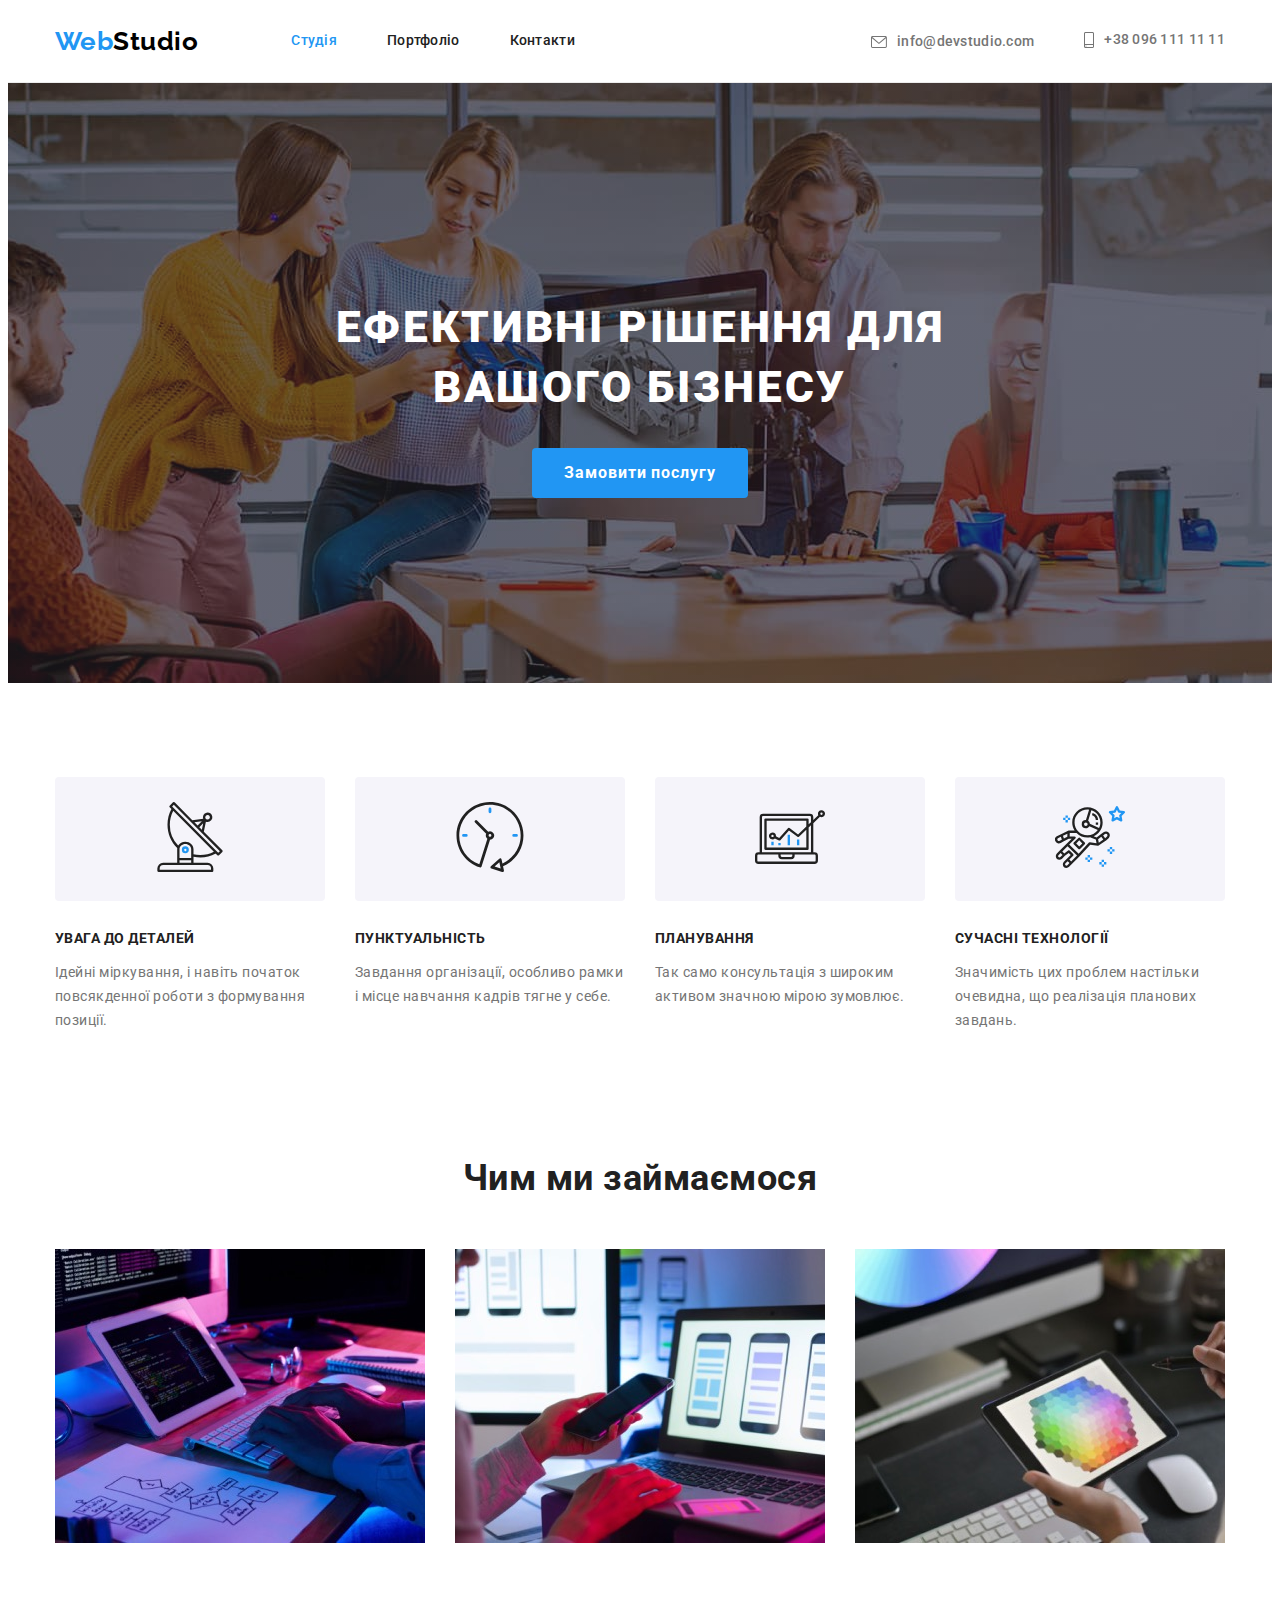
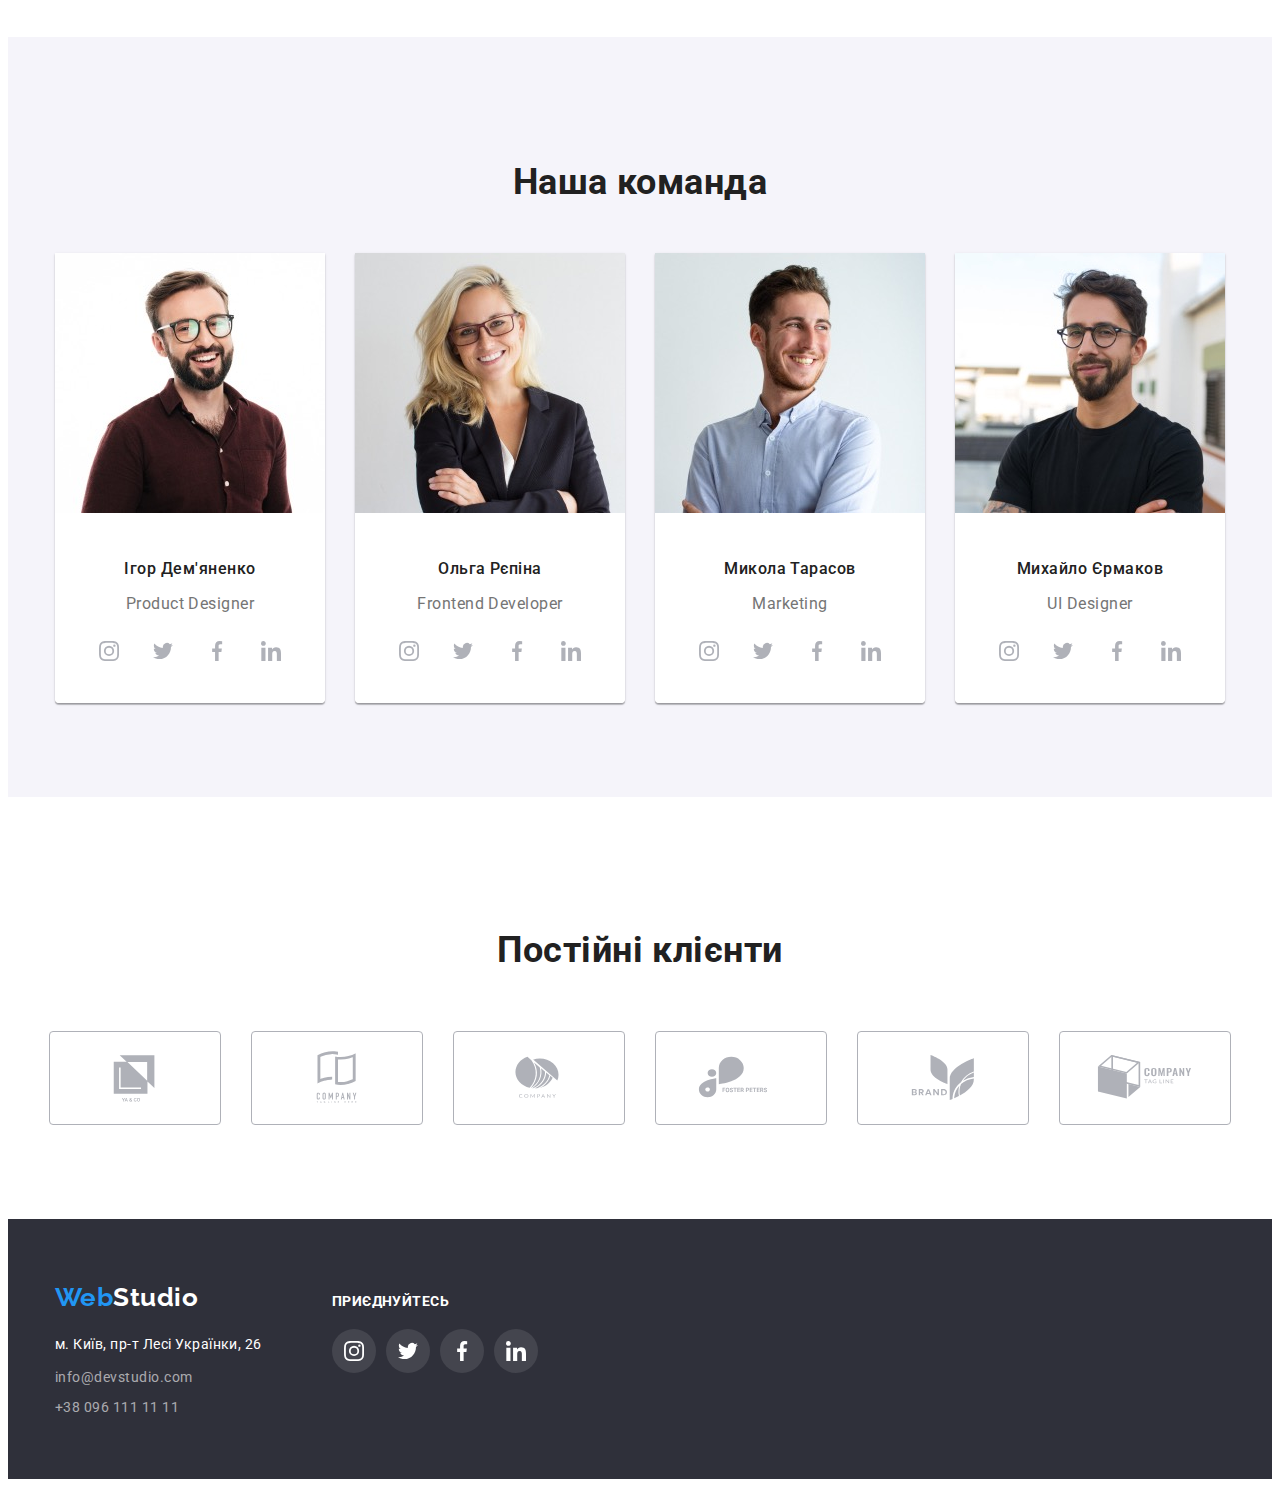
<file: index.html>
<!DOCTYPE html>
<html lang="uk">
  <head>
    <meta charset="UTF-8" />
    <meta http-equiv="X-UA-Compatible" content="IE=edge" />
    <meta name="viewport" content="width=device-width, initial-scale=1.0" />
    <link rel="preconnect" href="https://fonts.googleapis.com" />
    <link rel="preconnect" href="https://fonts.gstatic.com" crossorigin />
    <link
      href="https://fonts.googleapis.com/css2?family=Raleway:wght@700&family=Roboto:wght@400;500;700;900&display=swap"
      rel="stylesheet"
    />
    <link
      rel="stylesheet"
      href="https://cdnjs.cloudflare.com/ajax/libs/modern-normalize/1.1.0/modern-normalize.min.css"
      integrity="sha512-wpPYUAdjBVSE4KJnH1VR1HeZfpl1ub8YT/NKx4PuQ5NmX2tKuGu6U/JRp5y+Y8XG2tV+wKQpNHVUX03MfMFn9Q=="
      crossorigin="anonymous"
      referrerpolicy="no-referrer"
    />
    <link rel="stylesheet" href="./css/styles.css" />
    <title>WebStudio</title>
  </head>
  <body>
    <!--Верхня лінія-->
    <header class="header">
      <div class="container pagination">
        <nav class="pagination">
          <a href="./index.html" class="logotype-top" lang="en"
            >Web<span class="logo-first-piece">Studio</span>
          </a>
          <ul class="nav-pages list">
            <li class="item">
              <a href="./index.html" class="link current">Студія</a>
            </li>
            <li class="item">
              <a href="./portfolio.html" class="link">Портфоліо</a>
            </li>
            <li class="item"><a href="#" class="link">Контакти</a></li>
          </ul>
        </nav>
        <ul class="feedback list">
          <li class="item">
            <a class="link" href="mailto:info@devstudio.com" lang="en">
              <svg class="icon" width="16" height="12">
                <use href="./images/icons.svg#icon-envelope"></use>
              </svg>
              info@devstudio.com</a
            >
          </li>
          <li class="item">
            <a class="link" href="tel:+380961111111">
              <svg class="icon" width="10" height="16">
                <use href="./images/icons.svg#icon-smartphone"></use>
              </svg>
              +38 096 111 11 11</a
            >
          </li>
        </ul>
      </div>
    </header>
    <main>
      <!--Герой-->
      <section class="hero">
        <div class="hero-background">
          <div class="container">
            <h1 class="hero-title">Ефективні рішення для вашого бізнесу</h1>
            <button class="button-hero" type="button">Замовити послугу</button>
          </div>
        </div>
      </section>
      <!--Наші переваги-->
      <section class="features">
        <div class="container">
          <h2 class="visually-hidden">Наші переваги</h2>
          <ul class="features-list list">
            <li class="item">
              <div class="features-icon">
                <svg class="icon" width="70" height="70">
                  <use href="./images/icons.svg#icon-antenna"></use>
                </svg>
              </div>
              <h3 class="subtitle">Увага до деталей</h3>
              <p class="features-description">
                Ідейні міркування, і навіть початок повсякденної роботи з
                формування позиції.
              </p>
            </li>
            <li class="item">
              <div class="features-icon">
                <svg class="icon" width="70" height="70">
                  <use href="./images/icons.svg#icon-clock"></use>
                </svg>
              </div>
              <h3 class="subtitle">Пунктуальність</h3>
              <p class="features-description">
                Завдання організації, особливо рамки і місце навчання кадрів
                тягне у себе.
              </p>
            </li>
            <li class="item">
              <div class="features-icon">
                <svg class="icon" width="70" height="70">
                  <use href="./images/icons.svg#icon-diagram"></use>
                </svg>
              </div>
              <h3 class="subtitle">Планування</h3>
              <p class="features-description">
                Так само консультація з широким активом значною мірою зумовлює.
              </p>
            </li>
            <li class="item">
              <div class="features-icon">
                <svg class="icon" width="70" height="70">
                  <use href="./images/icons.svg#icon-astronaut"></use>
                </svg>
              </div>
              <h3 class="subtitle">Сучасні технології</h3>
              <p class="features-description">
                Значимість цих проблем настільки очевидна, що реалізація
                планових завдань.
              </p>
            </li>
          </ul>
        </div>
      </section>
      <!--Чим ми займаємося-->
      <section class="activity">
        <div class="container">
          <h2 class="title">Чим ми займаємося</h2>
          <ul class="activity-list list">
            <li class="item">
              <img
                src="./images/box-1.jpg"
                alt="Руки на клавіатурі навпроти планшета"
                width="370"
                height="294"
              />
            </li>
            <li class="item">
              <img
                src="./images/box-2.jpg"
                alt="Людина навпроти комп'ютера тримає мобільний телефон"
                width="370"
                height="294"
              />
            </li>
            <li class="item">
              <img
                src="./images/box-3.jpg"
                alt="Цвітова палітра на екрані планшета"
                width="370"
                height="294"
              />
            </li>
          </ul>
        </div>
      </section>
      <!--Наша команда-->
      <section class="team">
        <div class="container">
          <h2 class="title">Наша команда</h2>
          <ul class="team-list list">
            <li class="item">
              <div class="team-member">
                <img
                  src="./images/img.jpg"
                  alt="Чоловік, який посміхається, у темній сорочці та окулярах"
                  width="270"
                  height="260"
                />
                <div class="team-member-descr">
                  <h3 class="subtitle">Ігор Дем'яненко</h3>
                  <p lang="en" class="team-description">Product designer</p>
                  <ul class="team-social-links-list list">
                    <li>
                      <a class="social-link" href="#">
                        <svg class="icon" width="20" height="20">
                          <use href="./images/icons.svg#icon-instagram"></use>
                        </svg>
                      </a>
                    </li>
                    <li>
                      <a class="social-link" href="#">
                        <svg class="icon" width="20" height="20">
                          <use href="./images/icons.svg#icon-twitter"></use>
                        </svg>
                      </a>
                    </li>
                    <li>
                      <a class="social-link" href="#">
                        <svg class="icon" width="20" height="20">
                          <use href="./images/icons.svg#icon-facebook"></use>
                        </svg>
                      </a>
                    </li>
                    <li>
                      <a class="social-link" href="#">
                        <svg class="icon" width="20" height="20">
                          <use href="./images/icons.svg#icon-linkedin"></use>
                        </svg>
                      </a>
                    </li>
                  </ul>
                </div>
              </div>
            </li>
            <li class="item">
              <div class="team-member">
                <img
                  src="./images/img-2.jpg"
                  alt="Білявка, яка посміхається, у темному піджаку та окулярах"
                  width="270"
                  height="260"
                />
                <div class="team-member-descr">
                  <h3 class="subtitle">Ольга Рєпіна</h3>
                  <p lang="en" class="team-description">Frontend developer</p>
                  <ul class="team-social-links-list list">
                    <li>
                      <a class="social-link" href="#">
                        <svg class="icon" width="20" height="20">
                          <use href="./images/icons.svg#icon-instagram"></use>
                        </svg>
                      </a>
                    </li>
                    <li>
                      <a class="social-link" href="#">
                        <svg class="icon" width="20" height="20">
                          <use href="./images/icons.svg#icon-twitter"></use>
                        </svg>
                      </a>
                    </li>
                    <li>
                      <a class="social-link" href="#">
                        <svg class="icon" width="20" height="20">
                          <use href="./images/icons.svg#icon-facebook"></use>
                        </svg>
                      </a>
                    </li>
                    <li>
                      <a class="social-link" href="#">
                        <svg class="icon" width="20" height="20">
                          <use href="./images/icons.svg#icon-linkedin"></use>
                        </svg>
                      </a>
                    </li>
                  </ul>
                </div>
              </div>
            </li>
            <li class="item">
              <div class="team-member">
                <img
                  src="./images/img-3.jpg"
                  alt="Чоловік, який посміхається, у світлій сорочці дивиться вбок"
                  width="270"
                  height="260"
                />
                <div class="team-member-descr">
                  <h3 class="subtitle">Микола Тарасов</h3>
                  <p lang="en" class="team-description">Marketing</p>
                  <ul class="team-social-links-list list">
                    <li>
                      <a class="social-link" href="#">
                        <svg class="icon" width="20" height="20">
                          <use href="./images/icons.svg#icon-instagram"></use>
                        </svg>
                      </a>
                    </li>
                    <li>
                      <a class="social-link" href="#">
                        <svg class="icon" width="20" height="20">
                          <use href="./images/icons.svg#icon-twitter"></use>
                        </svg>
                      </a>
                    </li>
                    <li>
                      <a class="social-link" href="#">
                        <svg class="icon" width="20" height="20">
                          <use href="./images/icons.svg#icon-facebook"></use>
                        </svg>
                      </a>
                    </li>
                    <li>
                      <a class="social-link" href="#">
                        <svg class="icon" width="20" height="20">
                          <use href="./images/icons.svg#icon-linkedin"></use>
                        </svg>
                      </a>
                    </li>
                  </ul>
                </div>
              </div>
            </li>
            <li class="item">
              <div class="team-member">
                <img
                  src="./images/img-4.jpg"
                  alt="Чоловік у темній футболці дивиться у камеру"
                  width="270"
                  height="260"
                />
                <div class="team-member-descr">
                  <h3 class="subtitle">Михайло Єрмаков</h3>
                  <p lang="en" class="team-description">UI designer</p>
                  <ul class="team-social-links-list list">
                    <li>
                      <a class="social-link" href="#">
                        <svg class="icon" width="20" height="20">
                          <use href="./images/icons.svg#icon-instagram"></use>
                        </svg>
                      </a>
                    </li>
                    <li>
                      <a class="social-link" href="#">
                        <svg class="icon" width="20" height="20">
                          <use href="./images/icons.svg#icon-twitter"></use>
                        </svg>
                      </a>
                    </li>
                    <li>
                      <a class="social-link" href="#">
                        <svg class="icon" width="20" height="20">
                          <use href="./images/icons.svg#icon-facebook"></use>
                        </svg>
                      </a>
                    </li>
                    <li>
                      <a class="social-link" href="#">
                        <svg class="icon" width="20" height="20">
                          <use href="./images/icons.svg#icon-linkedin"></use>
                        </svg>
                      </a>
                    </li>
                  </ul>
                </div>
              </div>
            </li>
          </ul>
        </div>
      </section>
      <!--Постійні клієнти-->
      <section class="clients">
        <div class="container">
          <h2 class="clients-title">Постійні клієнти</h2>
          <ul class="clients-list list">
            <li class="clients-logo">
              <a href="#" class="client-logo-link">
                <svg class="icon" width="106" height="60">
                  <use href="./images/icons.svg#icon-client-1"></use>
                </svg>
              </a>
            </li>
            <li class="clients-logo">
              <a href="#" class="client-logo-link">
                <svg class="icon" width="106" height="60">
                  <use href="./images/icons.svg#icon-client-2"></use>
                </svg>
              </a>
            </li>
            <li class="clients-logo">
              <a href="#" class="client-logo-link">
                <svg class="icon" width="106" height="60">
                  <use href="./images/icons.svg#icon-client-3"></use>
                </svg>
              </a>
            </li>
            <li class="clients-logo">
              <a href="#" class="client-logo-link">
                <svg class="icon" width="106" height="60">
                  <use href="./images/icons.svg#icon-client-4"></use>
                </svg>
              </a>
            </li>
            <li class="clients-logo">
              <a href="#" class="client-logo-link">
                <svg class="icon" width="106" height="60">
                  <use href="./images/icons.svg#icon-client-5"></use>
                </svg>
              </a>
            </li>
            <li class="clients-logo">
              <a href="#" class="client-logo-link">
                <svg class="icon" width="106" height="60">
                  <use href="./images/icons.svg#icon-client-6"></use>
                </svg>
              </a>
            </li>
          </ul>
        </div>
      </section>
    </main>
    <!--Підвал-->
    <footer class="cellar">
      <div class="container footer-information">
        <div class="address-group">
          <a href="./index.html" class="logotype-bottom"
            >Web<span class="logo-second-piece">Studio</span>
          </a>
          <address class="address">
            <ul class="connection list">
              <li>
                <a
                  href="https://goo.gl/maps/ToiSX3L1xAdF7Vyq6"
                  target="_blank"
                  rel="noopener noreferrer nofollow"
                  class="map"
                  >м. Київ, пр-т Лесі Українки, 26</a
                >
              </li>
              <li>
                <a href="mailto:info@devstudio.com" class="mail"
                  >info@devstudio.com</a
                >
              </li>
              <li>
                <a href="tel:+380961111111" class="phone">+38 096 111 11 11</a>
              </li>
            </ul>
          </address>
        </div>
        <div class="socials">
          <h3 class="socials-title">Приєднуйтесь</h3>
          <ul class="socials-list list">
            <li class="item">
              <a class="social-networks" href="#">
                <svg class="icon" width="20" height="20">
                  <use href="./images/icons.svg#icon-instagram"></use>
                </svg>
              </a>
            </li>
            <li class="item">
              <a class="social-networks" href="#">
                <svg class="icon" width="20" height="20">
                  <use href="./images/icons.svg#icon-twitter"></use>
                </svg>
              </a>
            </li>
            <li class="item">
              <a class="social-networks" href="#">
                <svg class="icon" width="20" height="20">
                  <use href="./images/icons.svg#icon-facebook"></use>
                </svg>
              </a>
            </li>
            <li class="item">
              <a class="social-networks" href="#">
                <svg class="icon" width="20" height="20">
                  <use href="./images/icons.svg#icon-linkedin"></use>
                </svg>
              </a>
            </li>
          </ul>
        </div>
      </div>
    </footer>
  </body>
</html>
</file>
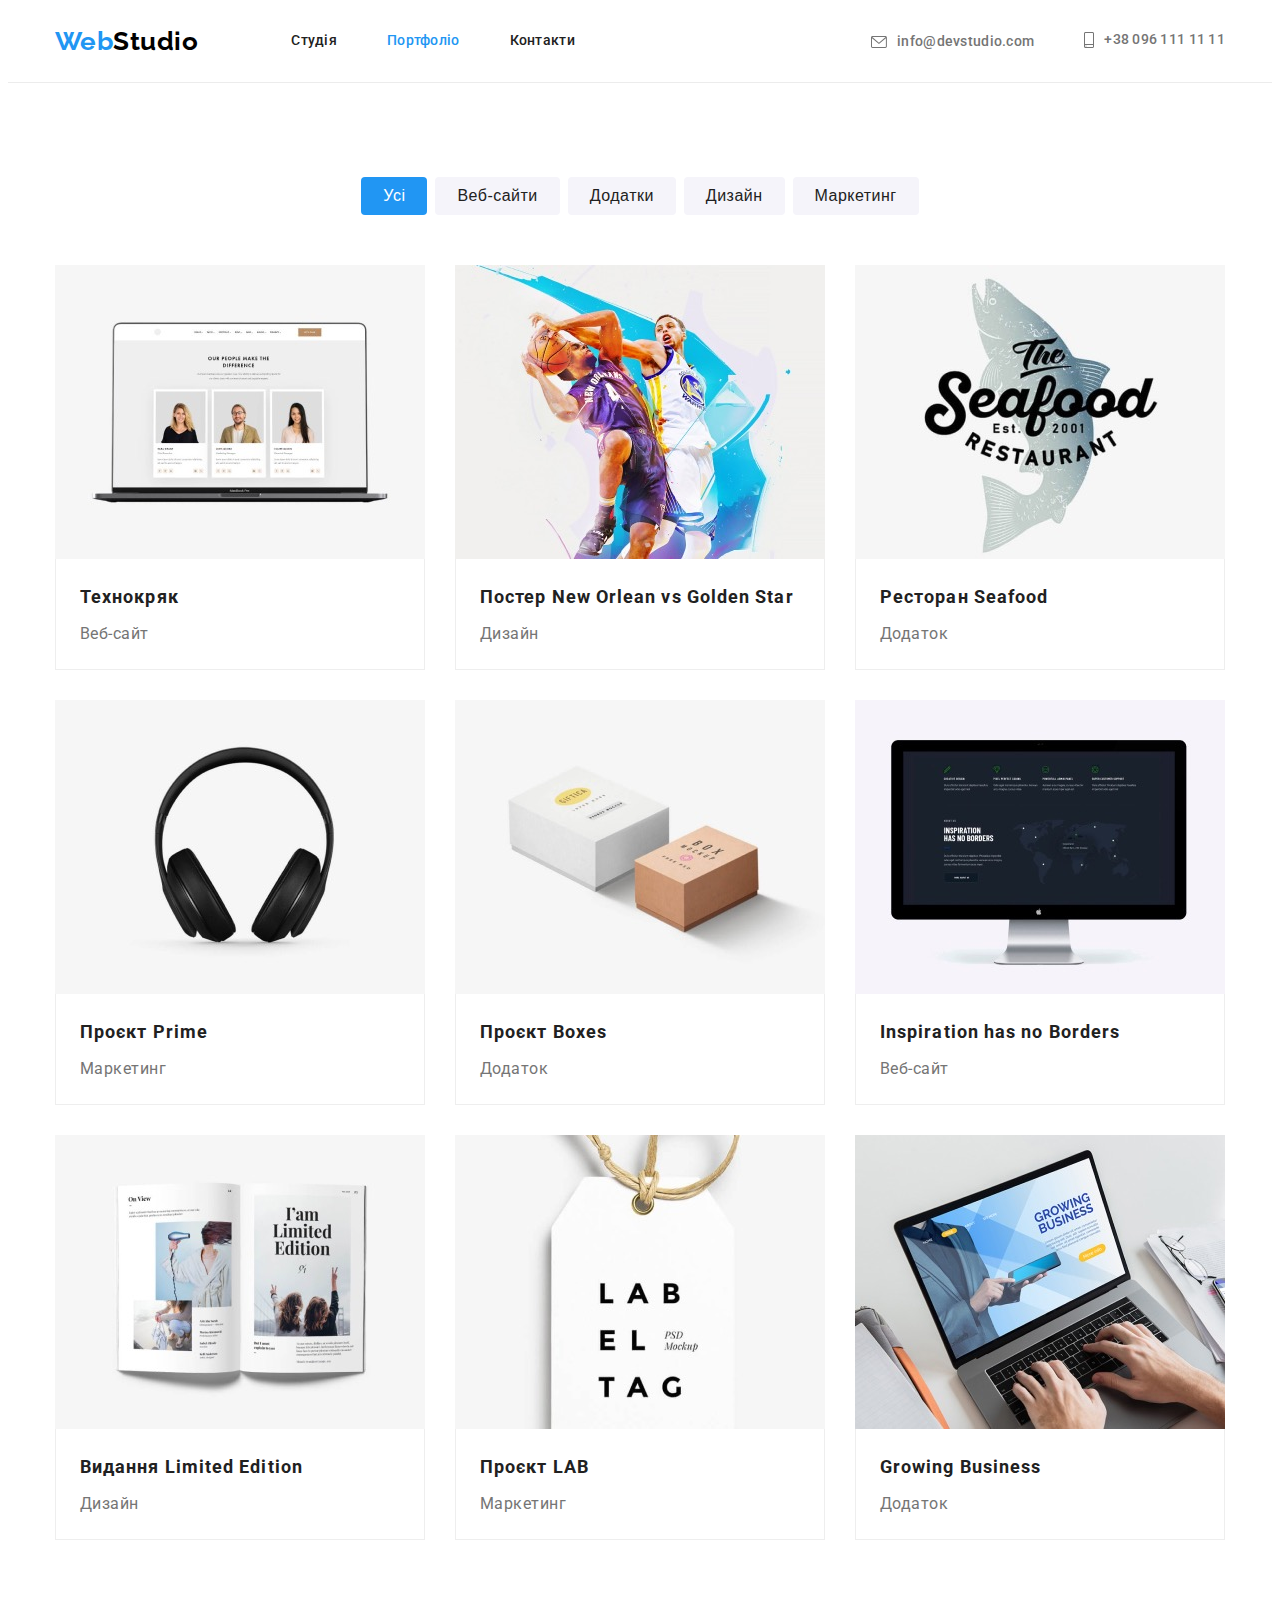
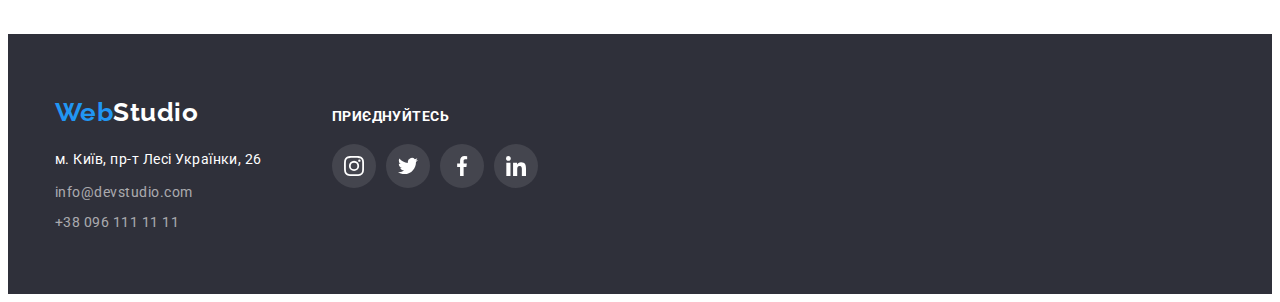
<file: portfolio.html>
<!DOCTYPE html>
<html lang="uk">
  <head>
    <meta charset="UTF-8" />
    <meta http-equiv="X-UA-Compatible" content="IE=edge" />
    <meta name="viewport" content="width=device-width, initial-scale=1.0" />
    <link rel="preconnect" href="https://fonts.googleapis.com" />
    <link rel="preconnect" href="https://fonts.gstatic.com" crossorigin />
    <link
      href="https://fonts.googleapis.com/css2?family=Raleway:wght@700&family=Roboto:wght@400;500;700;900&display=swap"
      rel="stylesheet"
    />
    <link
      rel="stylesheet"
      href="https://cdnjs.cloudflare.com/ajax/libs/modern-normalize/1.1.0/modern-normalize.min.css"
      integrity="sha512-wpPYUAdjBVSE4KJnH1VR1HeZfpl1ub8YT/NKx4PuQ5NmX2tKuGu6U/JRp5y+Y8XG2tV+wKQpNHVUX03MfMFn9Q=="
      crossorigin="anonymous"
      referrerpolicy="no-referrer"
    />
    <link rel="stylesheet" href="./css/styles.css" />
    <title>Portfolio</title>
  </head>
  <body>
    <!--Верхня лінія-->
    <header class="header">
      <div class="container pagination">
        <nav class="pagination">
          <a href="./index.html" class="logotype-top" lang="en"
            >Web<span class="logo-first-piece">Studio</span>
          </a>
          <ul class="nav-pages list">
            <li class="item">
              <a href="./index.html" class="link">Студія</a>
            </li>
            <li class="item">
              <a href="./portfolio.html" class="link current">Портфоліо</a>
            </li>
            <li class="item"><a href="#" class="link">Контакти</a></li>
          </ul>
        </nav>
        <ul class="feedback list">
          <li class="item">
            <a class="link" href="mailto:info@devstudio.com" lang="en">
              <svg class="icon" width="16" height="12">
                <use href="./images/icons.svg#icon-envelope"></use>
              </svg>
              info@devstudio.com</a
            >
          </li>
          <li class="item">
            <a class="link" href="tel:+380961111111">
              <svg class="icon" width="10" height="16">
                <use href="./images/icons.svg#icon-smartphone"></use>
              </svg>
              +38 096 111 11 11</a
            >
          </li>
        </ul>
      </div>
    </header>
    <!-- Основний вміст -->
    <main>
      <section class="projects">
        <div class="container">
          <h1 class="visually-hidden">Наші проєкти</h1>
          <ul class="filters-list list">
            <li class="item">
              <button class="button-filter current-btn" type="button">
                Усі
              </button>
            </li>
            <li class="item">
              <button class="button-filter" type="button">Веб-сайти</button>
            </li>
            <li class="item">
              <button class="button-filter" type="button">Додатки</button>
            </li>
            <li class="item">
              <button class="button-filter" type="button">Дизайн</button>
            </li>
            <li class="item">
              <button class="button-filter" type="button">Маркетинг</button>
            </li>
          </ul>
          <ul class="projects-list list">
            <li class="projects-box">
              <a class="project-link" href="#"
                ><img
                  src="./images/img-10.jpg"
                  alt="Сторінка сайту на екрані комп'ютера"
                  width="370"
                  height="294"
                />
                <div class="project-descr">
                  <h2 class="subtitle">Технокряк</h2>
                  <p class="description">Веб-сайт</p>
                </div>
              </a>
            </li>
            <li class="projects-box">
              <a class="project-link" href="#"
                ><img
                  src="./images/img-11.jpg"
                  alt="Боротьба двох баскетболистів за м'яч"
                  width="370"
                  height="294"
                />
                <div class="project-descr">
                  <h2 class="subtitle">
                    Постер
                    <span lang="en"
                      >New orlean
                      <span class="lowercase-letter">vs</span> golden star</span
                    >
                  </h2>
                  <p class="description">Дизайн</p>
                </div></a
              >
            </li>
            <li class="projects-box">
              <a class="project-link" href="#"
                ><img
                  src="./images/img-12.jpg"
                  alt="Емблема ресторану"
                  width="370"
                  height="294"
                />
                <div class="project-descr">
                  <h2 class="subtitle">
                    Ресторан
                    <span lang="en">seafood</span>
                  </h2>
                  <p class="description">Додаток</p>
                </div></a
              >
            </li>
            <li class="projects-box">
              <a class="project-link" href="#"
                ><img
                  src="./images/img-13.jpg"
                  alt="Чорні бездротові навушники"
                  width="370"
                  height="294"
                />
                <div class="project-descr">
                  <h2 class="subtitle">
                    Проєкт
                    <span lang="en">prime</span>
                  </h2>
                  <p class="description">Маркетинг</p>
                </div>
              </a>
            </li>
            <li class="projects-box">
              <a class="project-link" href="#"
                ><img
                  src="./images/img-14.jpg"
                  alt="Дві невеликі коробки"
                  width="370"
                  height="294"
                />
                <div class="project-descr">
                  <h2 class="subtitle">
                    Проєкт
                    <span lang="en">boxes</span>
                  </h2>
                  <p class="description">Додаток</p>
                </div></a
              >
            </li>
            <li class="projects-box">
              <a class="project-link" href="#"
                ><img
                  src="./images/img-15.jpg"
                  alt="Екран комп'ютера із сайтом компанії"
                  width="370"
                  height="294"
                />
                <div class="project-descr">
                  <h2 class="subtitle" lang="en">
                    Inspiration
                    <span class="lowercase-letter">has no</span> borders
                  </h2>
                  <p class="description">Веб-сайт</p>
                </div></a
              >
            </li>
            <li class="projects-box">
              <a class="project-link" href="#"
                ><img
                  src="./images/img-16.jpg"
                  alt="Розворот журналу"
                  width="370"
                  height="294"
                />
                <div class="project-descr">
                  <h2 class="subtitle">
                    Видання
                    <span lang="en">Limited edition</span>
                  </h2>
                  <p class="description">Дизайн</p>
                </div></a
              >
            </li>
            <li class="projects-box">
              <a class="project-link" href="#"
                ><img
                  src="./images/img-17.jpg"
                  alt="Бірка із назвою проекту"
                  width="370"
                  height="294"
                />
                <div class="project-descr">
                  <h2 class="subtitle">Проєкт <span lang="en">LAB</span></h2>
                  <p class="description">Маркетинг</p>
                </div></a
              >
            </li>
            <li class="projects-box">
              <a class="project-link" href="#"
                ><img
                  src="./images/img-18.jpg"
                  alt="Руки на клавіатурі комп'ютера"
                  width="370"
                  height="294"
                />
                <div class="project-descr">
                  <h2 class="subtitle" lang="en">Growing business</h2>
                  <p class="description">Додаток</p>
                </div></a
              >
            </li>
          </ul>
        </div>
      </section>
    </main>
    <!--Підвал-->
    <footer class="cellar">
      <div class="container footer-information">
        <div class="address-group">
          <a href="./index.html" class="logotype-bottom"
            >Web<span class="logo-second-piece">Studio</span>
          </a>
          <address class="address">
            <ul class="connection list">
              <li>
                <a
                  href="https://goo.gl/maps/ToiSX3L1xAdF7Vyq6"
                  target="_blank"
                  rel="noopener noreferrer nofollow"
                  class="map"
                  >м. Київ, пр-т Лесі Українки, 26</a
                >
              </li>
              <li>
                <a href="mailto:info@devstudio.com" class="mail"
                  >info@devstudio.com</a
                >
              </li>
              <li>
                <a href="tel:+380961111111" class="phone">+38 096 111 11 11</a>
              </li>
            </ul>
          </address>
        </div>
        <div class="socials">
          <h3 class="socials-title">Приєднуйтесь</h3>
          <ul class="socials-list list">
            <li class="item">
              <a class="social-networks" href="#">
                <svg class="icon" width="20" height="20">
                  <use href="./images/icons.svg#icon-instagram"></use>
                </svg>
              </a>
            </li>
            <li class="item">
              <a class="social-networks" href="#">
                <svg class="icon" width="20" height="20">
                  <use href="./images/icons.svg#icon-twitter"></use>
                </svg>
              </a>
            </li>
            <li class="item">
              <a class="social-networks" href="#">
                <svg class="icon" width="20" height="20">
                  <use href="./images/icons.svg#icon-facebook"></use>
                </svg>
              </a>
            </li>
            <li class="item">
              <a class="social-networks" href="#">
                <svg class="icon" width="20" height="20">
                  <use href="./images/icons.svg#icon-linkedin"></use>
                </svg>
              </a>
            </li>
          </ul>
        </div>
      </div>
    </footer>
  </body>
</html>
</file>
<file: css/styles.css>
:root {
    --accent-colour: #2196f3;
    --accent-colour-button-hover: #188ce8;
    --bgc-primary: #ffffff;
    --bgc-secondary: #2f303a;
    --bgc-tertiary: #f5f4fa;
    --bgc-footer-network: rgba(255, 255, 255, 0.1);
    --border-colour-header: #ececec;
    --border-colour-block: #eeeeee;
    --colour-hero-gradient: rgba(47, 48, 58, 0.4);
    --colour-item: #AFB1B8;
    --text-colour-primary: #212121;
    --text-colour-secondary: #757575;
    --text-colour-contacts-footer: rgba(255, 255, 255, 0.6);
    --text-colour-logo: #000000;
    --white-colour: #ffffff;
 }

*, *::before, *::after {
    box-sizing: inherit;
}

body {
    font-family: 'Roboto', sans-serif;
    letter-spacing: 0.03em;

    margin-top: 0;

    background-color: var(--bgc-primary);
    color: var(--text-colour-primary);
}

/* Utilities */

.lowercase-letter {
    text-transform: lowercase;
}

.list {
    padding: 0;
    margin: 0;
    list-style: none;
}

img {
    display: block;
    max-width: 100%;
    height: auto;   
} 

.container {
    margin-left: auto;
    margin-right: auto;
    padding-left: 15px;
    padding-right: 15px;
    width: 1170px;
}

/* header styles */

.header {
    border-bottom: 1px solid var(--border-colour-header);
}

.pagination {
    display: flex;
    align-items: center;
    justify-content: space-between;
}

.logotype-top {
    font-family: 'Raleway', sans-serif;
    font-weight: 700;
    font-size: 26px;
    line-height: 1.19;
    text-decoration: none;

    color: var(--accent-colour);
}

.logo-first-piece {
    font-family: 'Raleway', sans-serif;
    font-weight: 700;
    font-size: 26px;
    line-height: 1.19;

    color: var(--text-colour-logo);
}

.nav-pages {
    display: flex;
    margin-left: 93px;
}

.nav-pages .item + .item {
    margin-left: 50px;
}

.link {
    display: block;
    font-weight: 500;
    font-size: 14px;
    line-height: 1.14;
    letter-spacing: 0.02em;
    text-decoration: none;

    color: inherit;

    padding-top: 32px;
    padding-bottom: 32px;
}

.current {
    font-weight: 500;
    font-size: 14px;
    line-height: 1.14;
    letter-spacing: 0.02em;
    text-decoration: none;

    color: var(--accent-colour);
}

.feedback {
    display: flex;
    align-items: baseline;
    gap: 50px;
}

.feedback .link {
    display: flex;
    align-items: center;
    color: var(--text-colour-secondary);
    fill: currentColor;
}

.feedback .icon {
    margin-right: 10px;
}

/* Webstudio styles */
/* hero styles */

.hero {
    text-align: center;
}

.hero-background {
    display: flex;
    align-items: center;
    max-width: 1600px;
    min-height: 600px;
    margin-left: auto;
    margin-right: auto;

    background-image: linear-gradient(to right, var(--colour-hero-gradient), var(--colour-hero-gradient)), url('../images/meeting-bgd.jpg');
    background-position: center;
}

.hero-title {
    width: 696px;
    margin-bottom: 30px;
    margin-left: auto;
    margin-right: auto;

    font-weight: 900;
    font-size: 44px;
    line-height: 1.36;
    letter-spacing: 0.06em;
    text-transform: uppercase;

    color: var(--white-colour);
}

.button-hero {
    display: inline-block;
    padding: 10px 32px;

    font-family: inherit;
    font-weight: 700;
    font-size: 16px;
    line-height: 1.87;
    letter-spacing: 0.06em;
    text-align: center;

    background-color: var(--accent-colour);
    color: var(--white-colour);

    cursor: pointer;
    border-radius: 4px;
    border: none;
}

.button-hero:hover,
.button-hero:focus {
    background: var(--accent-colour-button-hover);
    box-shadow: 0px 4px 4px rgba(0, 0, 0, 0.15);
    border-radius: 4px;
}

/* Features styles */

.features {
    padding-top: 94px;
}

.features-list {
    display: flex;
}

.features-list .item + .item {
    margin-left: 30px;
}

.features-list .item {
    width: 270px;
}

.features-icon {
    padding: 25px 100px;
    margin-bottom: 30px;

    background-color: var(--bgc-tertiary);
    border-radius: 4px; 
}

.features .subtitle {
    font-size: 14px;
    line-height: 1.14;
    text-transform: uppercase;

    margin-bottom: 10px;
}

.features-description {
    font-size: 14px;
    line-height: 1.71;

    color: var(--text-colour-secondary);

    margin-bottom: 0;
}

/* Activity styles */

.activity {
    padding: 94px 0;
}

.activity .title {
    font-size: 36px;
    line-height: 1.17;
    text-align: center;

    margin-bottom: 50px;
}

.activity-list {
    display: flex;
    flex-wrap: wrap;
    gap: 30px;
}

/* Team styles */

.team {
    background-color: var(--bgc-tertiary);

    padding: 94px 0;
}

.team .title {
    margin-bottom: 50px;

    font-size: 36px;
    line-height: 1.17;   
    text-align: center;
}

.team-list {
    display: flex;
    gap: 30px;
}

.team-member {
    box-shadow: 0px 1px 3px rgba(0, 0, 0, 0.12), 0px 1px 1px rgba(0, 0, 0, 0.14), 0px 2px 1px rgba(0, 0, 0, 0.2);
    border-radius: 0px 0px 4px 4px;
}

.team-member-descr {
    background-color: var(--bgc-primary);

    border-radius: 0px 0px 4px 4px;
    
    padding-top: 30px;
    padding-bottom: 30px;
}

.team .subtitle {
    font-weight: 500;
    font-size: 16px;
    line-height: 1.19;
    text-align: center;

    margin-bottom: 10px;
}

.team-description {
    font-size: 16px;
    line-height: 1.19;
    text-transform: capitalize;
    text-align: center;

    color: var(--text-colour-secondary);

    margin-bottom: 16px;
}

.team-social-links-list {
    display: flex;
    justify-content: center;
    gap: 10px;
}

.social-link {
    display: flex;
    justify-content: center;
    align-items: center;
    width: 44px;
    height: 44px;
    background-color: var(--bgc-primary);
    fill: var(--colour-item);
    border-radius: 50%;
}

.social-link:hover,
.social-link:focus {
    background-color: var(--accent-colour);
    fill: var(--white-colour);
}

.social-link .icon:hover {
    fill: var(--white-colour);
}

/* Clients styles */

.clients {
    padding: 94px 0;
}

.clients-title {
    font-weight: 700;
    font-size: 36px;
    line-height: 1.666;
    text-align: center;

    margin-bottom: 50px;
}

.clients-list {
    display: flex;
    justify-content: center;
    gap: 30px;
}

.client-logo-link {
    display: flex;
    justify-content: center;
    align-items: center;
    width: 170px;
    height: 92px;

    border: 1px solid var(--colour-item);
    border-radius: 4px;
    fill: var(--colour-item);
}

.client-logo-link:hover,
.client-logo-link:focus {
    border: 1px solid var(--accent-colour);
    fill: var(--accent-colour);
}

/* Footer styles */

.cellar {
    background-color: var(--bgc-secondary);
    padding-top: 60px;
    padding-bottom: 60px;
}

/* Footer address-group styles */

.footer-information {
    display: flex;
    flex-wrap: wrap;
    align-items: baseline;
}

.address-group {
    margin-right: 70px;
}

.logotype-bottom {
    display: inline-block;
    margin-bottom: 20px;

    font-family: 'Raleway', serif;
    font-weight: 700;
    font-size: 26px;
    line-height: 1.19;
    text-decoration: none;

    color: var(--accent-colour);
}

.logo-second-piece {
    font-family: 'Raleway', sans-serif;
    font-weight: 700;
    font-size: 26px;
    line-height: 1.19;

    color: var(--white-colour);
}

.address {
    font-style: normal;
}

.map {
    display: inline-block;
    margin-bottom: 9px;

    font-size: 14px;
    line-height: 1.714;
    text-decoration: none;

    color: var(--white-colour);
}
.mail {
    display: inline-block;
    margin-bottom: 6px;

    font-size: 14px;
    line-height: 1.714;
    text-decoration: none;

    color: var(--text-colour-contacts-footer);
}    

.phone {
    font-size: 14px;
    line-height: 1.71;
    text-decoration: none;

    color: var(--text-colour-contacts-footer);
}

/* Footer network styles */

.socials-title {
    font-weight: 700;
    font-size: 14px;
    line-height: 1.143;
    letter-spacing: 0.03em;
    text-transform: uppercase;

    color: var(--white-colour);

    margin-bottom: 20px;
}

.socials-list {
    display: flex;
    gap: 10px;
}

.social-networks {
    display: flex;
    justify-content: center;
    align-items: center;
    width: 44px;
    height: 44px;
    background-color: var(--bgc-footer-network);
    fill: var(--white-colour);

    border-radius: 50%;
}

.social-networks:hover,
.social-networks:focus {
    background-color: var(--accent-colour);
}

/* Portfolio styles */
/* Projects styles */

.projects {
    padding-top: 94px;
    padding-bottom: 94px;
}

/* Filters styles */

.filters-list {
    display: flex;
    justify-content: center;
    margin-bottom: 50px;
}

.filters-list .item + .item {
    margin-left: 8px;
}

.button-filter {
    font-weight: 500;
    font-size: 16px;
    line-height: 1.62;
    letter-spacing: inherit;
    text-align: center;

    color: inherit;
    background-color: var(--bgc-tertiary);

    cursor: pointer;

    padding: 6px 22px;
    border: none;
    border-radius: 4px;
}

.button-filter:hover,
.button-filter:focus {
    color: var(--white-colour);
    background-color: var(--accent-colour);
    box-shadow: 0px 3px 1px rgba(0, 0, 0, 0.1), 0px 1px 2px rgba(0, 0, 0, 0.08), 0px 2px 2px rgba(0, 0, 0, 0.12);
}

.current-btn {
    color: var(--white-colour);
    background-color: var(--accent-colour);
}

/* Projects` boxes styles */

.projects-list {
    display: flex;
    flex-wrap: wrap;
    gap: 30px;
}

.project-link {
    display: block;
    text-decoration: none;

    color: inherit;
}

.project-link:hover {
    box-shadow: 0px 1px 1px rgba(0, 0, 0, 0.12), 0px 4px 4px rgba(0, 0, 0, 0.06), 1px 4px 6px rgba(0, 0, 0, 0.16);
}

.project-descr {
    padding: 20px 24px;

    border: 1px solid var(--border-colour-block);
    border-top: none;
}

.projects-list .subtitle {
    margin: 0 auto 4px;

    font-size: 18px;
    line-height: 2;
    letter-spacing: 0.06em;
    text-transform: capitalize;
}

.projects-list .description {
    margin: 0 auto;

    font-size: 16px;
    line-height: 1.87;

    color: var(--text-colour-secondary);
}

/* Miscellanea */

.visually-hidden {
    position: absolute;    
    white-space: nowrap;    
    width: 1px;   
    height: 1px;
    
    overflow: hidden;   
    border: 0;   
    padding: 0;    
    clip: rect(0, 0, 0, 0);    
    clip-path: inset(50%);    
    margin: -1px;
}

.link:hover,
.link:focus,
.map:hover,
.map:focus,
.mail:hover,
.mail:focus,
.phone:hover,
.phone:focus {
    color: var(--accent-colour);
}
</file>
